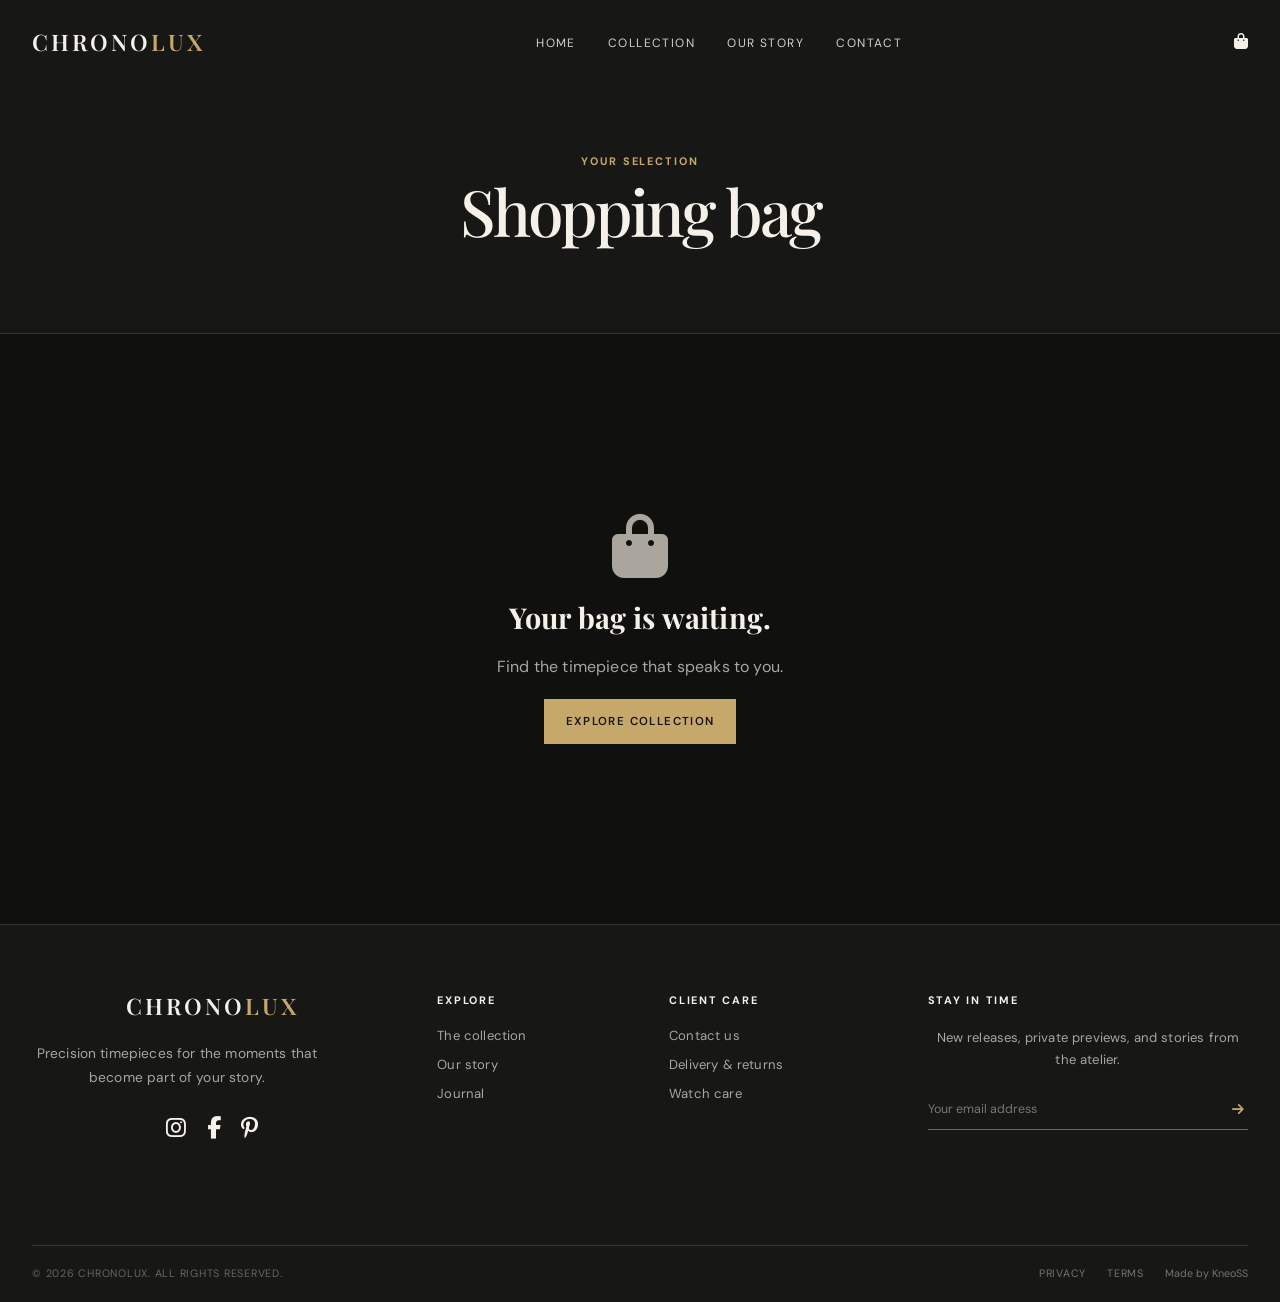
<file: cart.html>
<!DOCTYPE html>
<html lang="en">
<head>
    <meta charset="UTF-8"><meta name="viewport" content="width=device-width, initial-scale=1.0">
    <title>Your Bag | ChronoLux</title>
    <link rel="preconnect" href="https://fonts.googleapis.com"><link rel="preconnect" href="https://fonts.gstatic.com" crossorigin>
    <link href="https://fonts.googleapis.com/css2?family=DM+Sans:wght@400;500;600;700&family=Playfair+Display:ital,wght@0,500;0,600;0,700;1,500&display=swap" rel="stylesheet">
    <link rel="stylesheet" href="https://cdnjs.cloudflare.com/ajax/libs/font-awesome/6.4.0/css/all.min.css"><link rel="stylesheet" href="style.css">
</head>
<body id="cart-page"><div class="preloader"><div class="spinner"></div></div>
    <header class="header"><nav class="container"><a href="index.html" class="logo">CHRONO<span>LUX</span></a><ul class="nav-links"><li><a href="index.html">Home</a></li><li><a href="index.html#featured">Collection</a></li><li><a href="about.html">Our story</a></li><li><a href="contact.html">Contact</a></li></ul><div class="nav-icons"><a href="cart.html" aria-label="Shopping bag" class="cart-icon-link"><i class="fa-solid fa-bag-shopping"></i><span class="cart-badge" data-count="0">0</span></a></div></nav></header>
    <main><section class="page-hero"><div class="container"><p class="eyebrow">YOUR SELECTION</p><h1>Shopping bag</h1></div></section><section class="cart-section"><div class="container"><div class="empty-cart-message"><i class="fa-solid fa-bag-shopping"></i><h2>Your bag is waiting.</h2><p>Find the timepiece that speaks to you.</p><a href="index.html#featured" class="btn">Explore collection</a></div><div class="cart-container"><div class="cart-items-list"></div><aside class="cart-summary"><h2>Order summary</h2><div class="summary-row"><span>Subtotal</span><span id="cart-subtotal">$0</span></div><div class="summary-row"><span>Delivery</span><span>Complimentary</span></div><div class="summary-total"><span>Total</span><span id="cart-total">$0</span></div><a href="success.html" class="btn checkout-btn">Secure checkout <i class="fa-solid fa-arrow-right"></i></a></aside></div></div></section></main>
    <footer class="footer"></footer><script src="script.js"></script>
</body></html>
</file>
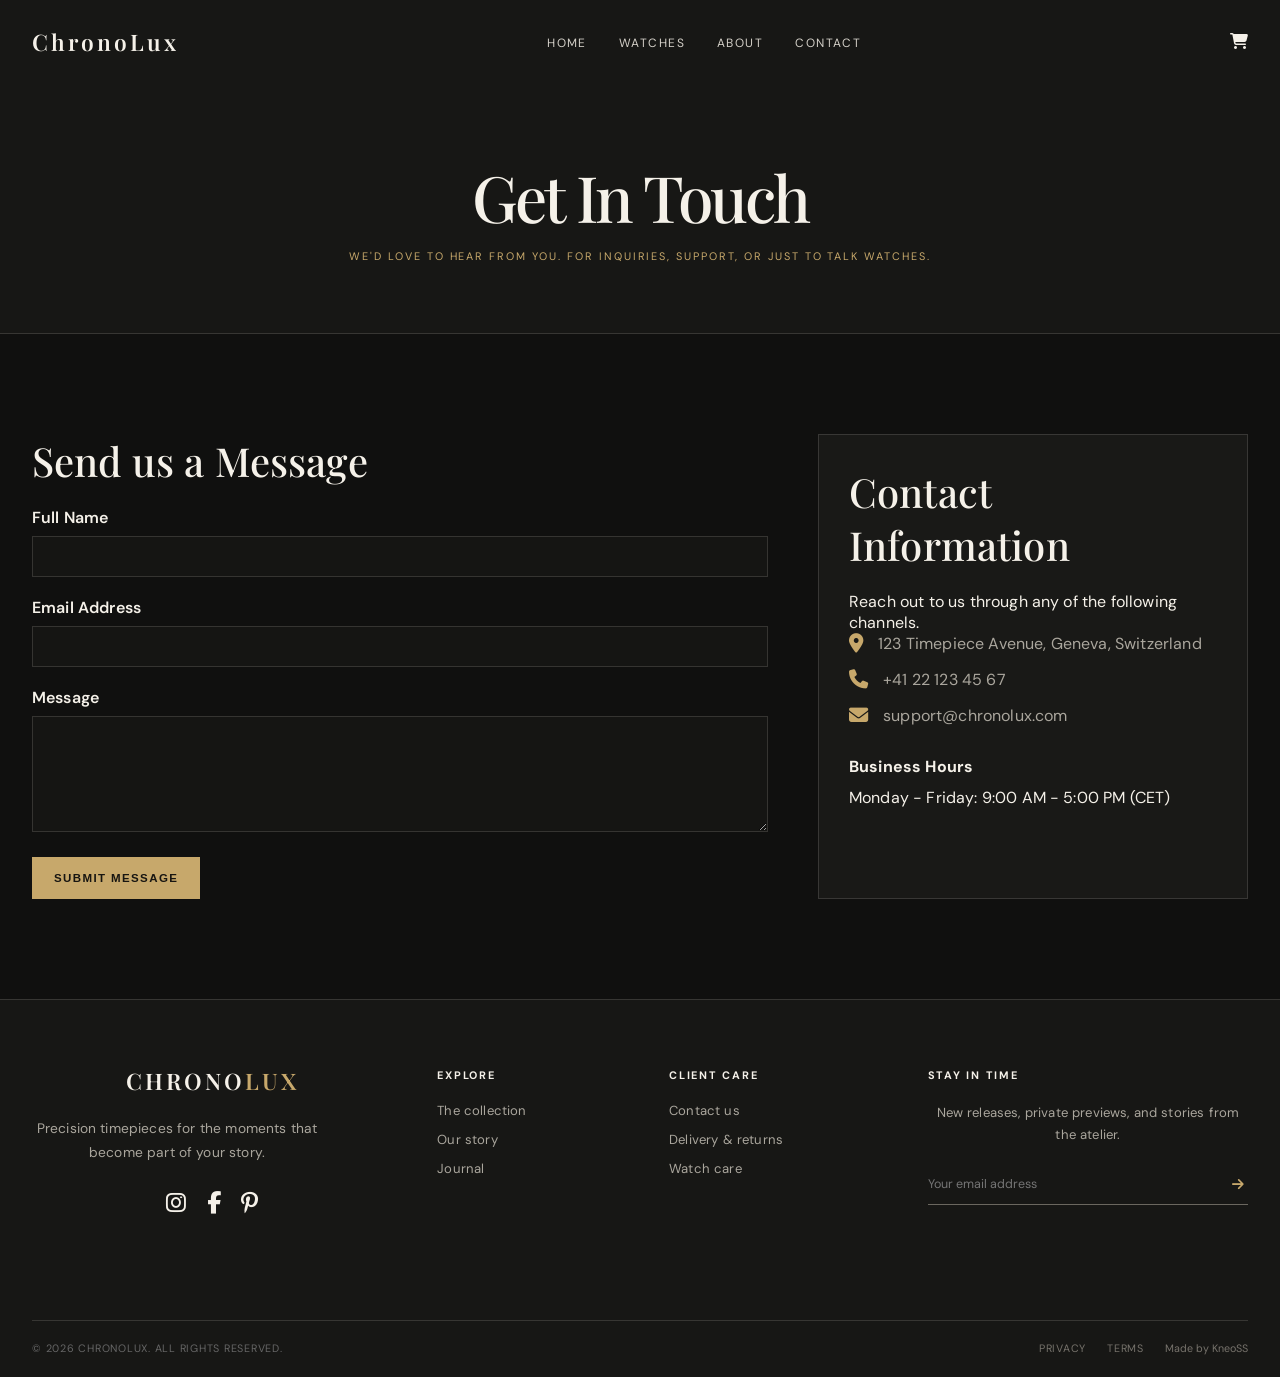
<file: contact.html>
<!DOCTYPE html>
<html lang="en">
<head>
    <meta charset="UTF-8">
    <meta name="viewport" content="width=device-width, initial-scale=1.0">
    <title>Contact Us | ChronoLux</title>
    <link rel="stylesheet" href="style.css">
    <link rel="preconnect" href="https://fonts.googleapis.com">
    <link rel="preconnect" href="https://fonts.gstatic.com" crossorigin>
    <link href="https://fonts.googleapis.com/css2?family=DM+Sans:wght@400;500;600;700&family=Playfair+Display:ital,wght@0,500;0,600;0,700;1,500&display=swap" rel="stylesheet">
    <link rel="stylesheet" href="https://cdnjs.cloudflare.com/ajax/libs/font-awesome/6.4.0/css/all.min.css">
</head>
<body id="contact-page">
    <div class="preloader"><div class="spinner"></div></div>
    <header class="header">
         <nav class="container">
            <a href="index.html" class="logo">ChronoLux</a>
            <ul class="nav-links">
                <li><a href="index.html">Home</a></li>
                <li><a href="index.html#featured">Watches</a></li>
                <li><a href="about.html">About</a></li>
                <li><a href="contact.html">Contact</a></li>
            </ul>
            <div class="nav-icons">
                <a href="cart.html" aria-label="Shopping Cart" class="cart-icon-link"><i class="fas fa-shopping-cart"></i><span class="cart-badge" data-count="0">0</span></a>
            </div>
        </nav>
    </header>
    <main>
        <section class="page-hero">
            <div class="container">
                <h1>Get In Touch</h1>
                <p>We'd love to hear from you. For inquiries, support, or just to talk watches.</p>
            </div>
        </section>
        <section class="contact-section">
            <div class="container contact-container">
                <div class="contact-form animate-on-scroll">
                    <h3>Send us a Message</h3>
                    <form id="contact-form">
                        <div class="form-group">
                            <label for="name">Full Name</label>
                            <input type="text" id="name" name="name" required>
                        </div>
                        <div class="form-group">
                            <label for="email">Email Address</label>
                            <input type="email" id="email" name="email" required>
                        </div>
                        <div class="form-group">
                            <label for="message">Message</label>
                            <textarea id="message" name="message" rows="6" required></textarea>
                        </div>
                        <button type="submit" class="btn">Submit Message</button>
                    </form>
                </div>
                <div class="contact-info animate-on-scroll">
                    <h3>Contact Information</h3>
                    <p>Reach out to us through any of the following channels.</p>
                    <ul>
                        <li><i class="fas fa-map-marker-alt"></i> 123 Timepiece Avenue, Geneva, Switzerland</li>
                        <li><i class="fas fa-phone"></i> +41 22 123 45 67</li>
                        <li><i class="fas fa-envelope"></i> support@chronolux.com</li>
                    </ul>
                    <h4>Business Hours</h4>
                    <p>Monday - Friday: 9:00 AM - 5:00 PM (CET)</p>
                </div>
            </div>
        </section>
    </main>
    <footer class="footer"> <!-- Standard Footer --> </footer>
    <script src="script.js"></script>
</body>
</html>
</file>
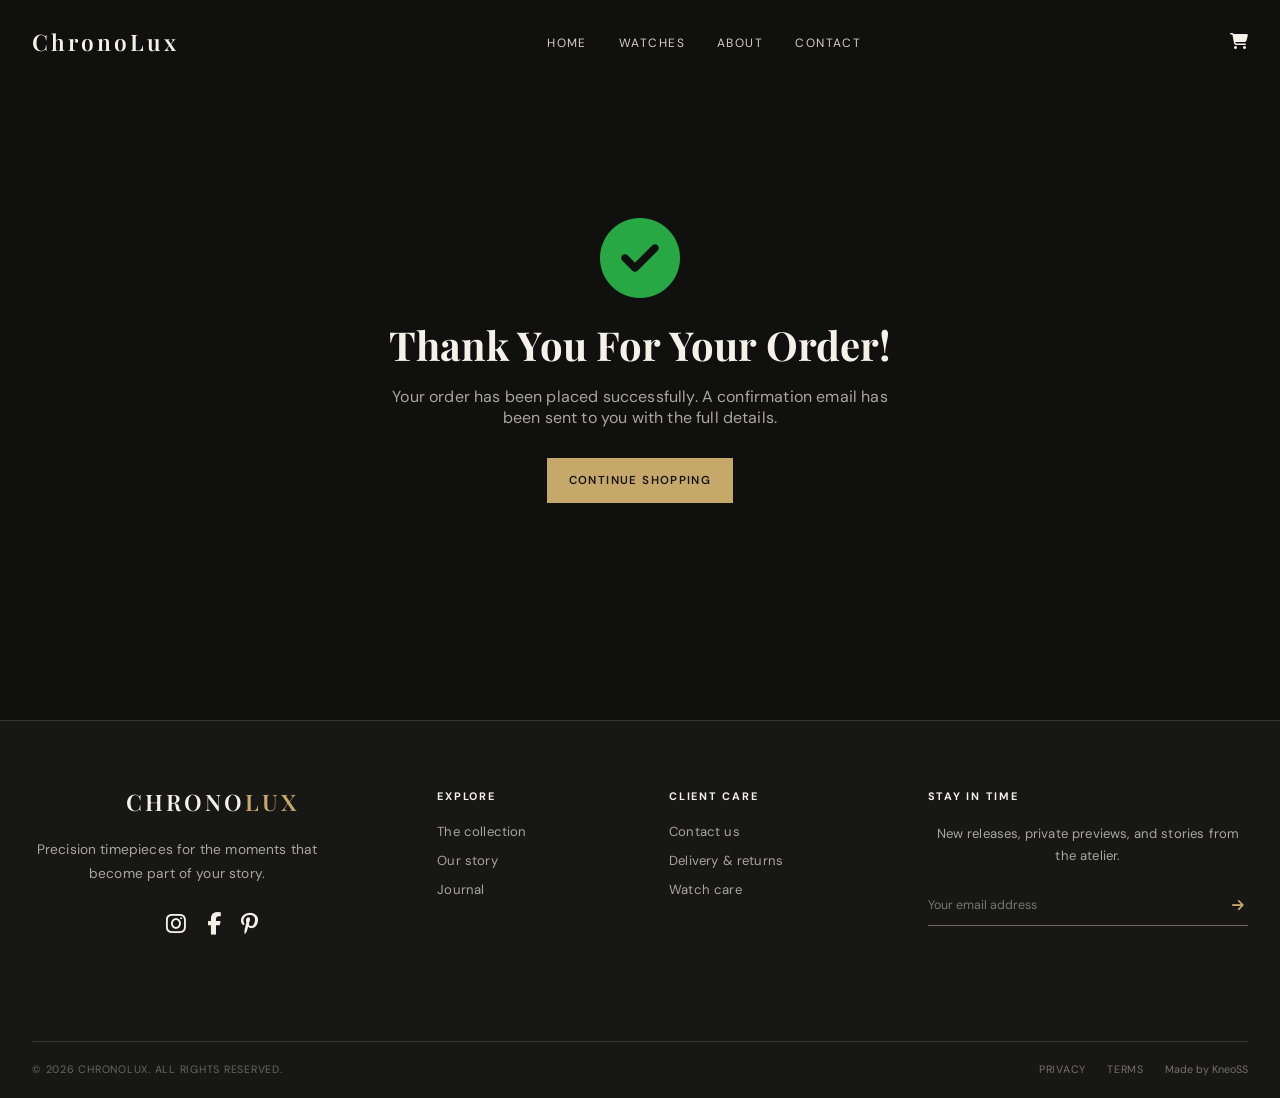
<file: success.html>
<!DOCTYPE html>
<html lang="en">
<head>
    <meta charset="UTF-8">
    <meta name="viewport" content="width=device-width, initial-scale=1.0">
    <title>Order Confirmed | ChronoLux</title>
    <link rel="stylesheet" href="style.css">
    <link rel="preconnect" href="https://fonts.googleapis.com">
    <link rel="preconnect" href="https://fonts.gstatic.com" crossorigin>
    <link href="https://fonts.googleapis.com/css2?family=DM+Sans:wght@400;500;600;700&family=Playfair+Display:ital,wght@0,500;0,600;0,700;1,500&display=swap" rel="stylesheet">
    <link rel="stylesheet" href="https://cdnjs.cloudflare.com/ajax/libs/font-awesome/6.4.0/css/all.min.css">
</head>
<body>
    <div class="preloader"><div class="spinner"></div></div>
    <header class="header">
        <nav class="container">
            <a href="index.html" class="logo">ChronoLux</a>
            <ul class="nav-links">
                <li><a href="index.html">Home</a></li>
                <li><a href="index.html#featured">Watches</a></li>
                <li><a href="about.html">About</a></li>
                <li><a href="contact.html">Contact</a></li>
            </ul>
            <div class="nav-icons">
                <a href="cart.html" aria-label="Shopping Cart" class="cart-icon-link"><i class="fas fa-shopping-cart"></i><span class="cart-badge" data-count="0">0</span></a>
            </div>
        </nav>
    </header>
    <main>
        <section class="success-section">
            <div class="container">
                <div class="success-content">
                    <i class="fas fa-check-circle"></i>
                    <h1>Thank You For Your Order!</h1>
                    <p>Your order has been placed successfully. A confirmation email has been sent to you with the full details.</p>
                    <a href="index.html" class="btn">Continue Shopping</a>
                </div>
            </div>
        </section>
    </main>
    <footer class="footer"> <!-- Standard Footer --> </footer>
    <script src="script.js"></script>
</body>
</html>
</file>
<file: style.css>
/* --- CSS VARIABLES & BASIC SETUP --- */
:root {
    --primary-color: #d4af37;
    /* A luxurious gold */
    --background-color: #121212;
    --surface-color: #1e1e1e;
    --text-color: #e0e0e0;
    --muted-text-color: #a0a0a0;
    --success-color: #28a745;
    --header-height: 80px;
}

* {
    margin: 0;
    padding: 0;
    box-sizing: border-box;
}

html {
    scroll-behavior: smooth;
}

body {
    font-family: 'Poppins', sans-serif;
    background-color: var(--background-color);
    color: var(--text-color);
    overflow-x: hidden;
}

.container {
    max-width: 1200px;
    margin: 0 auto;
    padding: 0 20px;
}

.btn {
    display: inline-block;
    background: var(--primary-color);
    color: var(--background-color);
    padding: 12px 28px;
    border-radius: 5px;
    text-decoration: none;
    font-weight: 600;
    transition: transform 0.3s ease, box-shadow 0.3s ease;
    border: none;
    cursor: pointer;
}

.btn:hover {
    transform: translateY(-3px);
    box-shadow: 0 10px 20px rgba(212, 175, 55, 0.2);
}

/* --- PRELOADER, HEADER, & NAVIGATION --- */
.preloader {
    position: fixed;
    top: 0;
    left: 0;
    width: 100%;
    height: 100%;
    background: var(--background-color);
    display: flex;
    justify-content: center;
    align-items: center;
    z-index: 9999;
    transition: opacity 0.5s ease, visibility 0.5s ease;
}

.preloader.hidden {
    opacity: 0;
    visibility: hidden;
}

.spinner {
    width: 50px;
    height: 50px;
    border: 4px solid var(--surface-color);
    border-top-color: var(--primary-color);
    border-radius: 50%;
    animation: spin 1s linear infinite;
}

@keyframes spin {
    to {
        transform: rotate(360deg);
    }
}

.header {
    position: fixed;
    top: 0;
    left: 0;
    width: 100%;
    z-index: 1000;
    transition: background-color 0.4s ease, backdrop-filter 0.4s ease;
}

.header.scrolled {
    background-color: rgba(30, 30, 30, 0.5);
    backdrop-filter: blur(10px);
    box-shadow: 0 2px 10px rgba(0, 0, 0, 0.2);
}

.header nav {
    display: flex;
    justify-content: space-between;
    align-items: center;
    height: var(--header-height);
}

.logo {
    font-size: 1.8rem;
    font-weight: 700;
    color: var(--primary-color);
    text-decoration: none;
}

.nav-links {
    display: flex;
    list-style: none;
    gap: 40px;
}

.nav-links a {
    color: var(--text-color);
    text-decoration: none;
    font-weight: 400;
    position: relative;
    transition: color 0.3s ease;
}

.nav-links a::after {
    content: '';
    position: absolute;
    bottom: -5px;
    left: 0;
    width: 0;
    height: 2px;
    background-color: var(--primary-color);
    transition: width 0.3s ease;
}

.nav-links a:hover {
    color: var(--primary-color);
}

.nav-links a:hover::after {
    width: 100%;
}

.nav-icons {
    position: relative;
}

.nav-icons a {
    color: var(--text-color);
    font-size: 1.2rem;
    transition: color 0.3s ease;
}

.nav-icons a:hover {
    color: var(--primary-color);
}

.cart-icon-link {
    position: relative;
}

.cart-badge {
    position: absolute;
    top: -8px;
    right: -12px;
    background-color: var(--primary-color);
    color: var(--background-color);
    border-radius: 50%;
    width: 20px;
    height: 20px;
    font-size: 0.75rem;
    font-weight: 700;
    display: flex;
    justify-content: center;
    align-items: center;
    transform: scale(0);
    transition: transform 0.3s cubic-bezier(0.175, 0.885, 0.32, 1.275);
}

.cart-badge.show {
    transform: scale(1);
}

/* --- GENERIC & HOMEPAGE SECTIONS --- */
section {
    padding: 100px 0;
}

.section-title {
    font-size: 2.5rem;
    text-align: center;
    margin-bottom: 60px;
    font-weight: 600;
    position: relative;
}

.section-title::after {
    content: '';
    position: absolute;
    bottom: -15px;
    left: 50%;
    transform: translateX(-50%);
    width: 60px;
    height: 3px;
    background-color: var(--primary-color);
}

.page-hero {
    padding: calc(var(--header-height) + 60px) 0 60px;
    background: var(--surface-color);
    text-align: center;
}

.page-hero h1 {
    font-size: 3rem;
    margin-bottom: 10px;
}

.page-hero p {
    font-size: 1.1rem;
    color: var(--muted-text-color);
}

.hero {
    min-height: 100vh;
    display: flex;
    align-items: center;
    justify-content: space-between;
    padding-top: var(--header-height);
    gap: 2rem;
    padding-left: 10%;
    padding-right: 5%;
}

.hero-content h1 {
    font-size: 3.5rem;
    font-weight: 700;
    line-height: 1.2;
    margin-bottom: 1rem;
}

.hero-content p {
    font-size: 1.1rem;
    color: var(--muted-text-color);
    margin-bottom: 2rem;
    max-width: 500px;
}

.hero-image {
    flex-shrink: 0;
    animation: float 6s ease-in-out infinite;
}

.hero-image img {
    max-width: 500px;
    width: 100%;
    filter: drop-shadow(0 30px 20px rgba(0, 0, 0, 0.4));
}

@keyframes float {
    0% {
        transform: translateY(0px);
    }

    50% {
        transform: translateY(-20px);
    }

    100% {
        transform: translateY(0px);
    }
}

.animate-hero {
    opacity: 0;
    transform: translateY(30px);
    animation: fadeInUp 0.8s ease-out forwards;
}

.animate-hero:nth-child(2) {
    animation-delay: 0.2s;
}

.animate-hero:nth-child(3) {
    animation-delay: 0.4s;
}

.hero-image .animate-hero {
    animation-delay: 0.3s;
}

@keyframes fadeInUp {
    to {
        opacity: 1;
        transform: translateY(0);
    }
}

.product-grid {
    display: grid;
    grid-template-columns: repeat(auto-fit, minmax(300px, 1fr));
    gap: 30px;
}

.product-card {
    background: var(--surface-color);
    border-radius: 10px;
    overflow: hidden;
    text-align: center;
    box-shadow: 0 5px 15px rgba(0, 0, 0, 0.2);
    transition: transform 0.4s ease, box-shadow 0.4s ease;
    display: flex;
    flex-direction: column;
}

.product-card:hover {
    transform: translateY(-10px);
    box-shadow: 0 15px 30px rgba(0, 0, 0, 0.3);
}

.product-link {
    text-decoration: none;
    color: inherit;
    flex-grow: 1;
}

.product-image img {
    width: 100%;
    height: 250px;
    object-fit: cover;
    transition: transform 0.4s ease;
}

.product-card:hover .product-image img {
    transform: scale(1.05);
}

.product-info {
    padding: 25px 25px 15px 25px;
    display: flex;
    flex-direction: column;
    flex-grow: 1;
}

.product-info h3 {
    font-size: 1.4rem;
    margin-bottom: 10px;
}

.product-info .price {
    font-size: 1.2rem;
    font-weight: 600;
    color: var(--primary-color);
}

.product-info .short-desc {
    font-size: 0.9rem;
    color: var(--muted-text-color);
    line-height: 1.5;
    margin-top: 15px;
    flex-grow: 1;
}

.product-card .add-to-cart-btn {
    background: var(--primary-color);
    color: var(--background-color);
    padding: 10px 20px;
    margin: 0 20px 20px 20px;
    border: none;
    cursor: pointer;
    font-family: 'Poppins', sans-serif;
    font-weight: 600;
    border-radius: 5px;
    transition: background-color 0.3s;
}

.product-card .add-to-cart-btn:hover {
    background-color: #c5a033;
}

.add-to-cart-btn.added {
    background-color: var(--success-color) !important;
    color: white !important;
}

/* --- PRODUCT DETAIL PAGE --- */
.product-main {
    padding-top: calc(var(--header-height) + 60px);
    padding-bottom: 60px;
    min-height: 80vh;
}

.product-detail-container {
    display: flex;
    gap: 50px;
    align-items: flex-start;
}

.product-gallery {
    flex: 1;
    position: sticky;
    top: calc(var(--header-height) + 40px);
}

.main-image-container {
    border-radius: 10px;
    overflow: hidden;
    margin-bottom: 20px;
    box-shadow: 0 10px 30px rgba(0, 0, 0, 0.2);
}

#main-product-image {
    width: 100%;
    display: block;
    aspect-ratio: 1/1;
    object-fit: cover;
    background-color: var(--surface-color);
}

.thumbnail-images {
    display: grid;
    grid-template-columns: repeat(5, 1fr);
    gap: 10px;
}

.thumbnail-images img {
    width: 100%;
    aspect-ratio: 1/1;
    object-fit: cover;
    border-radius: 5px;
    cursor: pointer;
    border: 2px solid transparent;
    transition: border-color 0.3s ease, opacity 0.3s ease;
    opacity: 0.7;
}

.thumbnail-images img:hover {
    opacity: 1;
}

.thumbnail-images img.active-thumbnail {
    border-color: var(--primary-color);
    opacity: 1;
}

.product-details {
    flex: 1.2;
}

.product-details h1 {
    font-size: 2.8rem;
    font-weight: 700;
    line-height: 1.2;
    color: var(--primary-color);
}

.product-details .price {
    font-size: 2rem;
    font-weight: 600;
    margin: 10px 0 20px;
}

.product-details .description {
    color: var(--muted-text-color);
    line-height: 1.7;
    margin-bottom: 30px;
}

.product-details h3 {
    font-size: 1.2rem;
    font-weight: 600;
    margin-bottom: 15px;
    border-bottom: 1px solid #333;
    padding-bottom: 10px;
    margin-top: 30px;
}

.product-specs-list {
    list-style: none;
    margin-bottom: 40px;
    color: var(--muted-text-color);
}

.product-specs-list li {
    margin-bottom: 10px;
    display: flex;
    justify-content: space-between;
    padding: 5px 0;
}

.product-specs-list li span {
    font-weight: 600;
    color: var(--text-color);
    text-align: right;
    padding-left: 15px;
}

.product-actions {
    display: flex;
    gap: 15px;
}

.btn-action {
    flex: 1;
    padding: 15px 20px;
    font-size: 1rem;
    font-weight: 600;
    cursor: pointer;
    transition: transform 0.2s ease, background-color 0.3s;
    border-radius: 5px;
    border: 2px solid var(--primary-color);
}

.btn-action:hover {
    transform: translateY(-2px);
}

.product-actions .add-to-cart-btn {
    background: transparent;
    color: var(--primary-color);
}

.product-actions .add-to-cart-btn:hover {
    background: var(--primary-color);
    color: var(--background-color);
}

.buy-now-btn {
    background: var(--primary-color);
    color: var(--background-color);
    border-color: var(--primary-color);
}

.buy-now-btn:hover {
    background-color: #c5a033;
    border-color: #c5a033;
}

/* --- ABOUT & CONTACT PAGES --- */
.about-content,
.contact-section {
    padding: 80px 0;
}

.about-grid {
    display: grid;
    grid-template-columns: 1fr 1fr;
    gap: 50px;
    align-items: center;
}

.about-text h2 {
    font-size: 2.2rem;
    margin-bottom: 20px;
}

.about-text p {
    color: var(--muted-text-color);
    line-height: 1.8;
    margin-bottom: 20px;
}

.about-image img {
    width: 100%;
    border-radius: 10px;
    box-shadow: 0 10px 30px rgba(0, 0, 0, 0.3);
}

.contact-container {
    display: flex;
    gap: 50px;
}

.contact-form {
    flex: 2;
}

.contact-info {
    flex: 1;
    background: var(--surface-color);
    padding: 30px;
    border-radius: 10px;
}

.contact-form h3,
.contact-info h3 {
    font-size: 1.8rem;
    margin-bottom: 20px;
}

.form-group {
    margin-bottom: 20px;
}

.form-group label {
    display: block;
    margin-bottom: 8px;
    font-weight: 600;
}

.form-group input,
.form-group textarea {
    width: 100%;
    padding: 12px;
    background: var(--surface-color);
    border: 1px solid #444;
    border-radius: 5px;
    color: var(--text-color);
    font-family: 'Poppins', sans-serif;
}

.contact-info ul {
    list-style: none;
    margin-bottom: 30px;
}

.contact-info li {
    display: flex;
    align-items: center;
    gap: 15px;
    margin-bottom: 15px;
    color: var(--muted-text-color);
}

.contact-info i {
    color: var(--primary-color);
    font-size: 1.2rem;
}

.contact-info h4 {
    margin-top: 30px;
    margin-bottom: 10px;
}

/* --- CART & SUCCESS PAGES --- */
.cart-section,
.success-section {
    padding: 80px 0;
}

.cart-container {
    display: grid;
    grid-template-columns: 2fr 1fr;
    gap: 40px;
}

.empty-cart-message {
    text-align: center;
    padding: 80px 0;
    display: none;
}

/* Hidden by default */
.empty-cart-message i {
    font-size: 4rem;
    color: var(--muted-text-color);
    margin-bottom: 20px;
}

.empty-cart-message h2 {
    font-size: 1.8rem;
    margin-bottom: 20px;
}

.cart-item {
    display: flex;
    gap: 20px;
    align-items: center;
    background: var(--surface-color);
    padding: 20px;
    border-radius: 10px;
    margin-bottom: 20px;
}

.cart-item-img img {
    width: 100px;
    height: 100px;
    object-fit: cover;
    border-radius: 5px;
}

.cart-item-details {
    flex-grow: 1;
}

.cart-item-details h3 {
    font-size: 1.2rem;
}

.cart-item-details .price {
    color: var(--primary-color);
    font-weight: 600;
}

.cart-item-actions {
    display: flex;
    align-items: center;
    gap: 15px;
}

.quantity-selector {
    display: flex;
    align-items: center;
    border: 1px solid #444;
    border-radius: 5px;
}

.quantity-selector button {
    background: none;
    border: none;
    color: var(--text-color);
    font-size: 1.2rem;
    cursor: pointer;
    padding: 5px 12px;
}

.quantity-selector .quantity-input {
    width: 40px;
    text-align: center;
    background: none;
    border: none;
    color: var(--text-color);
    font-size: 1rem;
    border-left: 1px solid #444;
    border-right: 1px solid #444;
}

.remove-btn {
    background: none;
    border: none;
    color: #ff4d4d;
    font-size: 1.2rem;
    cursor: pointer;
    transition: color 0.3s;
}

.remove-btn:hover {
    color: #ff1a1a;
}

.cart-summary {
    background: var(--surface-color);
    padding: 30px;
    border-radius: 10px;
    position: sticky;
    top: calc(var(--header-height) + 40px);
}

.cart-summary h2 {
    margin-bottom: 20px;
}

.summary-row,
.summary-total {
    display: flex;
    justify-content: space-between;
    margin-bottom: 15px;
}

.summary-total {
    font-size: 1.4rem;
    font-weight: 700;
    border-top: 1px solid #444;
    padding-top: 15px;
    margin-top: 15px;
}

.checkout-btn {
    width: 100%;
    text-align: center;
    margin-top: 20px;
}

.checkout-btn.disabled {
    background-color: #555;
    color: #888;
    cursor: not-allowed;
    box-shadow: none;
    transform: none;
}

.success-section {
    display: flex;
    justify-content: center;
    align-items: center;
    min-height: 80vh;
    text-align: center;
}

.success-content i {
    font-size: 5rem;
    color: var(--success-color);
    margin-bottom: 20px;
}

.success-content h1 {
    font-size: 2.5rem;
    margin-bottom: 15px;
}

.success-content p {
    color: var(--muted-text-color);
    max-width: 500px;
    margin: 0 auto 30px;
}

/* --- FOOTER --- */
.footer {
    background-color: var(--surface-color);
    padding: 60px 0 20px;
    text-align: center;
}

.footer-content h3 {
    font-size: 2rem;
    color: var(--primary-color);
    margin-bottom: 10px;
}

.footer-content p {
    color: var(--muted-text-color);
    margin-bottom: 20px;
}

.social-links {
    display: flex;
    justify-content: center;
    gap: 20px;
    margin-bottom: 40px;
}

.social-links a {
    color: var(--text-color);
    font-size: 1.4rem;
    transition: color 0.3s ease, transform 0.3s ease;
}

.social-links a:hover {
    color: var(--primary-color);
    transform: translateY(-5px);
}

.footer-bottom {
    border-top: 1px solid #333;
    padding-top: 20px;
    font-size: 0.9rem;
    color: #666;
}

/* --- SCROLL ANIMATIONS & RESPONSIVE DESIGN --- */
.animate-on-scroll {
    opacity: 0;
    transform: translateY(50px);
    transition: opacity 0.8s ease-out, transform 0.8s ease-out;
}

.animate-on-scroll.is-visible {
    opacity: 1;
    transform: translateY(0);
}

.product-card.animate-on-scroll:nth-child(2),
.about-image.animate-on-scroll {
    transition-delay: 0.2s;
}

.product-card.animate-on-scroll:nth-child(3),
.contact-info.animate-on-scroll {
    transition-delay: 0.4s;
}

@media (max-width: 992px) {
    .hero {
        flex-direction: column;
        text-align: center;
        padding-top: 120px;
        padding-left: 5%;
        padding-right: 5%;
    }

    .cart-container {
        grid-template-columns: 1fr;
    }

    .cart-summary {
        position: static;
    }

    .about-grid,
    .contact-container {
        grid-template-columns: 1fr;
        flex-direction: column;
    }

    .product-detail-container {
        flex-direction: column;
    }

    .product-gallery {
        position: static;
    }
}

@media (max-width: 768px) {
    :root {
        --header-height: 70px;
    }

    .nav-links {
        display: none;
    }

    .hero {
        padding-top: 100px;
    }

    .hero-content h1,
    .page-hero h1 {
        font-size: 2.2rem;
    }

    .section-title {
        font-size: 2rem;
    }

    .product-details h1 {
        font-size: 2.2rem;
    }

    .product-details .price {
        font-size: 1.8rem;
    }

    .product-actions {
        flex-direction: column;
    }
}

/* --- CHRONOLUX 2025 REFINEMENT --- */
:root { --primary-color:#c7a86b; --background-color:#10100f; --surface-color:#191917; --text-color:#f5f1e9; --muted-text-color:#aaa69d; --line-color:rgba(245,241,233,.14); --header-height:82px; }
body { font-family:'DM Sans',sans-serif; letter-spacing:.01em; background:var(--background-color); }
h1,h2,h3,.logo { font-family:'Playfair Display',serif; }
.container { max-width:1280px; padding:0 32px; }
.header { border-bottom:1px solid transparent; }
.header.scrolled { background:rgba(16,16,15,.86); border-color:var(--line-color); box-shadow:none; }
.header nav { height:var(--header-height); }
.logo { color:var(--text-color); font-size:1.42rem; letter-spacing:.13em; font-weight:600; }
.logo span { color:var(--primary-color); }
.nav-links { gap:32px; }
.nav-links a { color:#d4d0c8; font-size:.75rem; letter-spacing:.12em; text-transform:uppercase; }
.nav-links a.active,.nav-links a:hover { color:var(--primary-color); }
.nav-links a::after { bottom:-10px; height:1px; }
.nav-icons a { font-size:1rem; }.cart-badge { background:var(--primary-color); color:#171511; }
.btn { border-radius:0; padding:15px 22px; background:var(--primary-color); color:#171511; text-transform:uppercase; font-size:.72rem; letter-spacing:.12em; transition:background .3s,transform .3s; }
.btn:hover { background:#e0c38c; box-shadow:none; }.btn i { margin-left:12px; }
.eyebrow { color:var(--primary-color); font-size:.68rem; font-weight:700; letter-spacing:.2em; text-transform:uppercase; }
.hero { position:relative; min-height:760px; padding:calc(var(--header-height) + 66px) 8vw 64px; gap:7vw; background:radial-gradient(circle at 78% 36%,#272319 0,transparent 28%),var(--background-color); }
.hero-content { width:42%; z-index:1; }.hero-content h1 { font-size:clamp(4rem,7vw,6.9rem); line-height:.94; font-weight:500; letter-spacing:-.055em; margin:18px 0 25px; }.hero h1 em,.section-heading h2 em,.showcase-content h2 em { color:var(--primary-color); font-weight:500; }
.hero-copy { max-width:390px; color:var(--muted-text-color); font-size:1.02rem; line-height:1.75; }.hero-actions { display:flex; align-items:center; gap:28px; margin-top:34px; }
.text-link { color:var(--text-color); font-size:.74rem; font-weight:600; letter-spacing:.08em; text-decoration:none; text-transform:uppercase; border-bottom:1px solid var(--primary-color); padding-bottom:7px; }.text-link i { margin-left:8px; color:var(--primary-color); }
.hero-image { position:relative; width:min(43vw,570px); animation:none; }.hero-image img { max-width:none; width:100%; height:590px; object-fit:cover; filter:grayscale(18%) contrast(1.06); }.hero-image::after { content:''; position:absolute; inset:0; background:linear-gradient(180deg,transparent 60%,rgba(16,16,15,.5)); }
.image-note { position:absolute; z-index:1; left:-73px; bottom:28px; font-size:.62rem; color:#d8d1c3; letter-spacing:.17em; writing-mode:vertical-rl; transform:rotate(180deg); }.hero-stamp { position:absolute; z-index:2; right:-40px; bottom:30px; border:1px solid var(--primary-color); border-radius:50%; height:80px; width:80px; display:grid; place-content:center; font-family:'Playfair Display',serif; color:var(--primary-color); text-align:center; font-size:.55rem; letter-spacing:.13em; transform:rotate(-15deg); }.hero-stamp strong { font-size:.75rem; line-height:1.2; }.hero-scroll { position:absolute; left:8vw; bottom:32px; display:flex; gap:14px; align-items:center; color:var(--muted-text-color); font-size:.58rem; letter-spacing:.18em; }.hero-scroll i { color:var(--primary-color); }
.assurance-strip { padding:23px 0; border-block:1px solid var(--line-color); }.assurance-strip .container { display:flex; justify-content:space-between; gap:20px; }.assurance-strip span { color:#cbc6bc; font-size:.69rem; letter-spacing:.11em; text-transform:uppercase; }.assurance-strip i { color:var(--primary-color); margin-right:9px; }
.featured { padding:135px 0; }.section-heading { display:flex; justify-content:space-between; align-items:end; margin-bottom:58px; }.section-heading h2,.showcase-content h2 { font-size:clamp(2.8rem,4vw,4.2rem); line-height:1.02; font-weight:500; letter-spacing:-.04em; margin-top:15px; }.section-title { font-family:'Playfair Display',serif; }.section-title::after { display:none; }
.product-grid { grid-template-columns:repeat(3,1fr); gap:19px; }.product-card { background:transparent; border-radius:0; box-shadow:none; overflow:visible; text-align:left; position:relative; }.product-card:hover { transform:none; box-shadow:none; }.product-image { position:relative; overflow:hidden; background:#e8e3d9; }.product-image img { height:410px; display:block; filter:grayscale(25%); transition:transform .6s ease,filter .6s; }.product-card:hover .product-image img { transform:scale(1.045); filter:grayscale(0); }.product-number,.product-tag { position:absolute; z-index:1; top:18px; font-size:.63rem; letter-spacing:.12em; }.product-number { left:18px; color:#20201d; }.product-tag { right:18px; padding:6px 8px; color:#eee8df; background:rgba(16,16,15,.66); text-transform:uppercase; }.product-info { padding:20px 0 0; }.collection-name { color:var(--primary-color); font-size:.58rem; letter-spacing:.17em; margin-bottom:9px; }.product-info>div { display:flex; justify-content:space-between; gap:12px; align-items:baseline; }.product-info h3 { font-family:'Playfair Display',serif; font-size:1.55rem; font-weight:500; margin:0; }.product-info .price { color:var(--text-color); font-family:'DM Sans',sans-serif; font-size:.9rem; font-weight:500; white-space:nowrap; }.product-info .short-desc { color:var(--muted-text-color); margin:11px 0 0; line-height:1.45; min-height:0; }.product-card .add-to-cart-btn { display:flex; justify-content:center; align-items:center; gap:9px; width:100%; background:transparent; border:1px solid var(--line-color); border-radius:0; color:var(--text-color); padding:13px; margin:19px 0 0; text-transform:uppercase; font-size:.65rem; letter-spacing:.13em; transition:.25s; }.product-card .add-to-cart-btn:hover { background:var(--primary-color); color:#151410; border-color:var(--primary-color); }.add-to-cart-btn.added { background:#537451!important; border-color:#537451!important; }
.showcase { padding:0 0 130px; }.showcase-container { display:grid; grid-template-columns:1.04fr .96fr; align-items:center; gap:10vw; }.showcase-image { position:relative; }.showcase-image img { width:100%; min-height:590px; display:block; object-fit:cover; filter:grayscale(40%); }.showcase-image span { position:absolute; bottom:28px; right:-32px; color:var(--primary-color); font-family:'Playfair Display',serif; font-size:1.55rem; line-height:1.05; letter-spacing:-.04em; }.showcase-content>p:not(.eyebrow) { color:var(--muted-text-color); line-height:1.8; max-width:450px; margin:27px 0; }.feature-list { border-top:1px solid var(--line-color); margin:33px 0; }.feature-list div { display:flex; padding:16px 0; gap:20px; border-bottom:1px solid var(--line-color); color:#d5d0c7; font-size:.86rem; }.feature-list strong { color:var(--primary-color); font-size:.67rem; letter-spacing:.1em; }
.footer { background:#171715; border-top:1px solid var(--line-color); padding:65px 0 22px; }.footer-content h3 { font-family:'Playfair Display',serif; color:var(--text-color); letter-spacing:.1em; }.footer-bottom { border-color:var(--line-color); }.social-links a:hover { color:var(--primary-color); }
/* Shared inner pages */
.page-hero { padding:calc(var(--header-height) + 72px) 0 70px; background:#171715; border-bottom:1px solid var(--line-color); }.page-hero h1 { font-family:'Playfair Display',serif; font-size:clamp(3rem,5vw,5rem); font-weight:500; letter-spacing:-.045em; }.page-hero p { color:var(--primary-color); text-transform:uppercase; font-size:.68rem; letter-spacing:.18em; }.about-content,.contact-section,.cart-section { padding:100px 0; }.about-text h2,.contact-form h3,.contact-info h3 { font-family:'Playfair Display',serif; font-size:2.5rem; font-weight:500; }.contact-info,.cart-summary,.cart-item { border:1px solid var(--line-color); border-radius:0; background:#191917; }.form-group input,.form-group textarea { border-radius:0; background:#151513; border-color:var(--line-color); }.cart-section .empty-cart-message p { color:var(--muted-text-color); margin-bottom:22px; }.cart-item { padding:18px; }.cart-summary { padding:27px; }.cart-summary h2 { font-family:'Playfair Display',serif; font-weight:500; }.checkout-btn { display:block; }.product-details h1 { font-family:'Playfair Display',serif; color:var(--text-color); }.product-details .price { color:var(--primary-color); }.main-image-container,.thumbnail-images img { border-radius:0; }.btn-action { border-radius:0; }
@media (max-width: 900px) { .hero { padding-inline:7vw; gap:5vw; }.hero-content { width:46%; }.hero-image { width:45%; }.hero-image img { height:500px; }.product-image img { height:340px; }.showcase-container { gap:6vw; } }
@media (max-width: 700px) { :root { --header-height:68px; }.container { padding:0 20px; }.nav-links { display:none; }.hero { min-height:auto; padding:130px 20px 66px; display:block; }.hero-content { width:auto; }.hero-content h1 { font-size:4rem; }.hero-image { width:calc(100% - 26px); margin:51px 0 0 0; }.hero-image img { height:420px; }.hero-scroll { display:none; }.image-note { left:-19px; }.hero-stamp { right:-25px; }.assurance-strip .container { flex-direction:column; align-items:center; }.section-heading { display:block; margin-bottom:37px; }.section-heading .text-link { display:inline-block; margin-top:25px; }.product-grid { grid-template-columns:1fr; gap:45px; }.product-image img { height:410px; }.showcase-container { grid-template-columns:1fr; gap:45px; }.showcase-image img { min-height:460px; }.showcase-image span { right:14px; }.showcase { padding-bottom:85px; }.featured { padding:85px 0; }.page-hero { padding:125px 0 50px; }.about-content,.contact-section,.cart-section { padding:65px 0; }.cart-item { flex-wrap:wrap; }.cart-item-actions { width:100%; justify-content:space-between; }.footer { padding-top:48px; } }

/* Expanded footer */
.footer-grid { display:grid; grid-template-columns:1.35fr .7fr .8fr 1.2fr; gap:45px; padding-bottom:62px; }.footer-brand p { max-width:290px; margin:20px 0 25px; color:var(--muted-text-color); font-size:.86rem; line-height:1.75; }.footer-column,.footer-newsletter { display:flex; flex-direction:column; align-items:flex-start; gap:12px; }.footer h4 { color:var(--text-color); font-size:.68rem; letter-spacing:.16em; text-transform:uppercase; margin:3px 0 8px; }.footer-column a { color:var(--muted-text-color); font-size:.82rem; text-decoration:none; transition:color .2s; }.footer-column a:hover { color:var(--primary-color); }.footer-newsletter p { color:var(--muted-text-color); font-size:.82rem; line-height:1.65; margin-bottom:7px; }.newsletter-form { width:100%; display:flex; border-bottom:1px solid #6b675f; transition:border-color .2s; }.newsletter-form:focus-within { border-color:var(--primary-color); }.newsletter-form input { min-width:0; flex:1; padding:12px 0; color:var(--text-color); background:transparent; border:0; font:inherit; font-size:.78rem; outline:0; }.newsletter-form button { color:var(--primary-color); background:transparent; border:0; padding:0 4px 0 12px; cursor:pointer; }.newsletter-form.subscribed { border-color:#698667; }.footer-bottom { display:flex; justify-content:space-between; align-items:center; gap:25px; font-size:.67rem; letter-spacing:.07em; text-transform:uppercase; }.footer-bottom p { margin:0; }.footer-bottom div { display:flex; align-items:center; gap:21px; }.footer-bottom a { color:#77736c; text-decoration:none; }.footer-bottom a:hover { color:var(--primary-color); }
@media (max-width:700px) { .footer-grid { grid-template-columns:1fr 1fr; gap:38px 22px; padding-bottom:42px; }.footer-brand,.footer-newsletter { grid-column:1 / -1; }.footer-bottom { align-items:flex-start; flex-direction:column; gap:14px; }.footer-bottom div { gap:15px; flex-wrap:wrap; } }

.footer-bottom span { text-transform:none; letter-spacing:normal; color:#77736c; }
</file>
